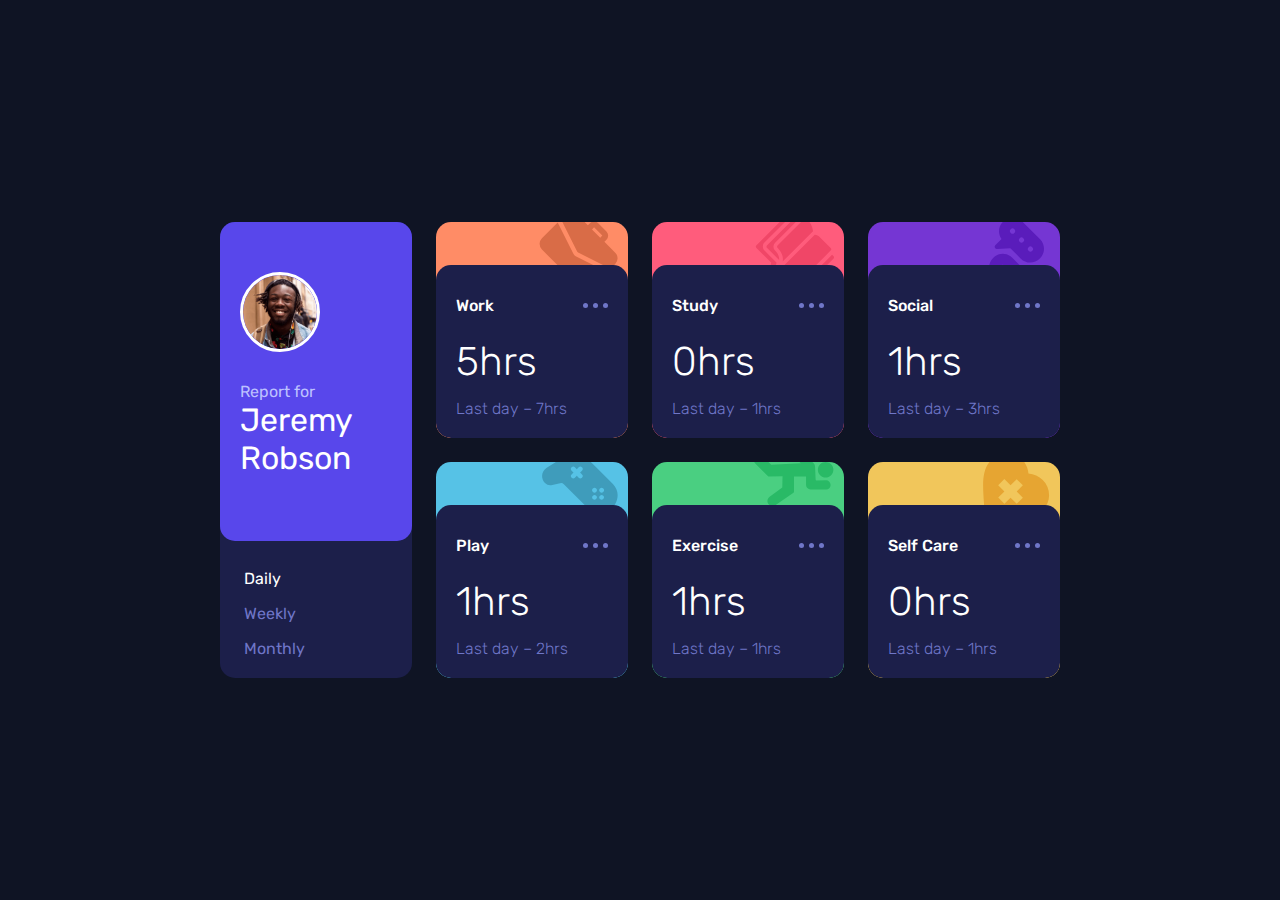
<file: index.html>
<!DOCTYPE html>
<html lang="en" prefix="og: https://ogp.me/ns#">
<head>
    <meta charset="UTF-8">
    <meta name="viewport" content="width=device-width, initial-scale=1.0">
    <title>Time Tracking</title>
    <link rel="stylesheet" href="style.css">
 
    <meta property="og:title" content="Time Tracking" />
    <meta property="og:type" content="website" />
    <meta property="og:image" content="https://raw.githubusercontent.com/wallysonruan/time-tracking-frontendmentorio.github.io/main/images/screen-shot.jpg" />
    <meta property="og:image:width" content="1201" />
    <meta property="og:image:height" content="651" />
    <meta property="og:description" content="An app that tracks the amount of time you spend with all of your chores.">
    <meta property="og:url" content="https://wallysonruan.github.io/time-tracking-frontendmentorio.github.io/" />
 
</head>
<body>
    <div class="grid">
        <!--CARD PERSONAL INFO-->        
        <header class="card card__options-container grid-item-1">
            <nav>
                <ul class="card__options center">
                    <li class="card__option">
                        <input type="radio" aria-label="Click here to see the daily statistics" id="daily" checked>
                        <label for="daily">
                            Daily
                        </label>
                    </li>
                    <li class="card__option">
                        <input type="radio" aria-label="Click here to see the weekly statistics" id="weekly">
                        <label for="weekly">
                            Weekly
                        </label>
                    </li>
                    <li class="card__option">
                        <input type="radio" id="monthly">
                        <label for="monthly">
                            Monthly
                        </label>
                    </li>
                </ul>
            </nav>
                <!---->
                <div class="card card-secondary center card__personal-info">
                    <div class="card-secondary__photo-container center">
                        <img class="photo" src="images/image-jeremy.png" alt="">
                    </div>
                    <div class="card-secondary__name-container center">
                        <h1 class="name__title">Report for</h1>
                        <h2 class="name">Jeremy Robson</h2>
                    </div>
                </div>
        </header>
            
        <!--WORK-->
        <section class="card card-statistic card-statistic-work grid-item-2">
                <img class="card-statistic__icon" src="images/icon-work.svg" alt="">
                
                <div class="card card-secondary card-secondary__statistic">
                    <div class="card-statistic__first-line">
                        <h2 class="card-statistic__title center">
                            Work
                        </h2>
                        <button aria-label="menu button" class="card-statistic__toggler center">
                            <span class="card-statistic__toggler_dot"></span>
                            <span class="card-statistic__toggler_dot"></span>
                            <span class="card-statistic__toggler_dot"></span>
                        </button>
                </div>
                <div class="card-statistic__second-line">
                    <p class="card-statistic__actual-time">
                        <span id="work-actual-time"></span>
                    </p>
                    <p class="card-statistic__past-time center">
                        <span id="work-past-time"></span>
                    </p>
                </div>
            </div>
            <!---->
        </section>
        <!---->

        <!--PLAY-->
        <section class="card card-statistic card-statistic-play grid-item-3">
            <img class="card-statistic__icon" src="images/icon-play.svg" alt="">
            
            <div class="card card-secondary card-secondary__statistic">
                <div class="card-statistic__first-line">
                        <h2 class="card-statistic__title center">
                            Play
                        </h2>
                        <button aria-label="menu button" class="card-statistic__toggler center">
                            <span class="card-statistic__toggler_dot"></span>
                            <span class="card-statistic__toggler_dot"></span>
                            <span class="card-statistic__toggler_dot"></span>
                        </button>
                </div>
                <div class="card-statistic__second-line">
                    <p class="card-statistic__actual-time">
                        <span id="play-actual-time"></span>
                    </p>
                    <p class="card-statistic__past-time center">
                        <span id="play-past-time"></span>
                    </p>
                </div>
            </div>
            <!---->
        </section>
        <!---->

        <!--STUDY-->
        <section class="card card-statistic card-statistic-study grid-item-4">
            <img class="card-statistic__icon" src="images/icon-study.svg" alt="">
            
            <div class="card card-secondary card-secondary__statistic">
                <div class="card-statistic__first-line">
                        <h2 class="card-statistic__title center">
                            Study
                        </h2>
                        <button aria-label="menu button" class="card-statistic__toggler center">
                            <span class="card-statistic__toggler_dot"></span>
                            <span class="card-statistic__toggler_dot"></span>
                            <span class="card-statistic__toggler_dot"></span>
                        </button>
                </div>
                <div class="card-statistic__second-line">
                    <p class="card-statistic__actual-time">
                        <span id="study-actual-time"></span>
                    </p>
                    <p class="card-statistic__past-time center">
                        <span id="study-past-time"></span>
                    </p>
                </div>
            </div>
            <!---->
        </section>
        <!---->

        <!--EXERCISE-->
        <section class="card card-statistic card-statistic-exercise grid-item-5">
            <img class="card-statistic__icon" src="images/icon-exercise.svg" alt="">
            
            <div class="card card-secondary card-secondary__statistic">
                <div class="card-statistic__first-line">
                        <h2 class="card-statistic__title center">
                            Exercise
                        </h2>
                        <button aria-label="menu button" class="card-statistic__toggler center">
                            <span class="card-statistic__toggler_dot"></span>
                            <span class="card-statistic__toggler_dot"></span>
                            <span class="card-statistic__toggler_dot"></span>
                        </button>
                </div>
                <div class="card-statistic__second-line">
                    <p class="card-statistic__actual-time">
                        <span id="exercise-actual-time"></span>
                    </p>
                    <p class="card-statistic__past-time center">
                        <span id="exercise-past-time"></span>
                    </p>
                </div>
            </div>
            <!---->
        </section>
        <!---->

        <!--SOCIAL-->
        <section class="card card-statistic card-statistic-social grid-item-6">
            <img class="card-statistic__icon" src="images/icon-social.svg" alt="">
            
            <div class="card card-secondary card-secondary__statistic">
                <div class="card-statistic__first-line">
                        <h2 class="card-statistic__title center">
                            Social
                        </h2>
                        <button aria-label="menu button" class="card-statistic__toggler center">
                            <span class="card-statistic__toggler_dot"></span>
                            <span class="card-statistic__toggler_dot"></span>
                            <span class="card-statistic__toggler_dot"></span>
                        </button>
                </div>
                <div class="card-statistic__second-line">
                    <p class="card-statistic__actual-time">
                        <span id="social-actual-time"></span>
                    </p>
                    <p class="card-statistic__past-time center">
                        <span id="social-past-time"></span>
                    </p>
                </div>
            </div>
            <!---->
        </section>
        <!---->

        <!--SELF CARE-->
        <section class="card card-statistic card-statistic-self-care grid-item-7">
            <img class="card-statistic__icon" src="images/icon-self-care.svg" alt="">
            
            <div class="card card-secondary card-secondary__statistic">
                <div class="card-statistic__first-line">
                        <h2 class="card-statistic__title center">
                            Self Care
                        </h2>
                        <button aria-label="menu button" class="card-statistic__toggler center">
                            <span class="card-statistic__toggler_dot"></span>
                            <span class="card-statistic__toggler_dot"></span>
                            <span class="card-statistic__toggler_dot"></span>
                        </button>
                </div>
                <div class="card-statistic__second-line">
                    <p class="card-statistic__actual-time">
                        <span id="self-care-actual-time"></span>
                    </p>
                    <p class="card-statistic__past-time center">
                        <span id="self-care-past-time"></span>
                    </p>
                </div>
            </div>
            <!---->
        </section>
        <!----> 
    </div>

<script src="main.js"></script>
</body>
</html>
</file>
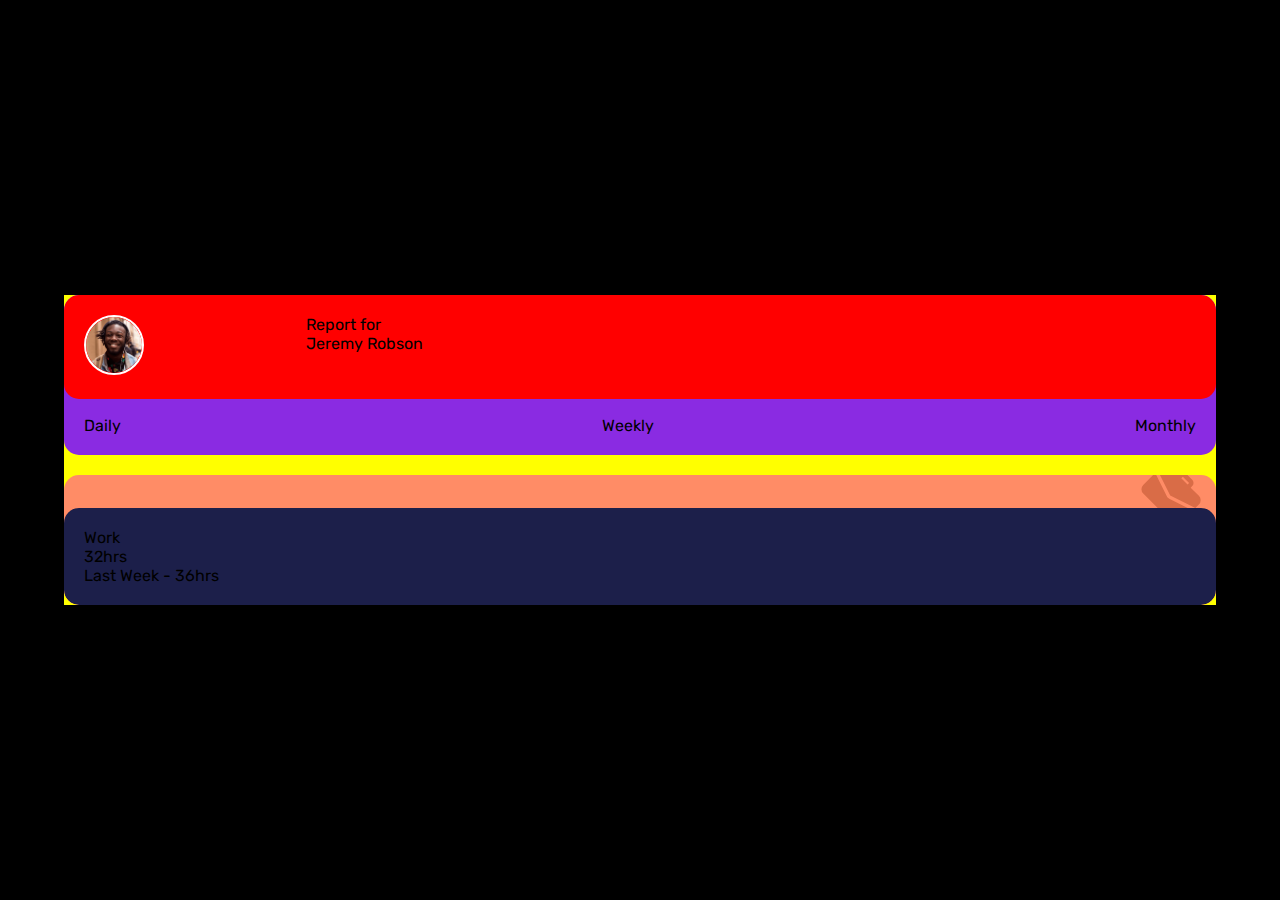
<file: index-v1.html>
<!DOCTYPE html>
<html lang="en">
<head>
  <meta charset="UTF-8">
  <meta name="viewport" content="width=device-width, initial-scale=1.0">
  <title>Frontend Mentor | Time tracking dashboard</title>

  <style>
    @import url('https://fonts.googleapis.com/css2?family=Rubik:wght@300;400;500&display=swap');

    *{
      box-sizing: border-box;
      padding: 0;
      margin: 0;
      overflow: hidden;
      font-family: 'Rubik', sans-serif;
    }
    ul li{
      list-style: none;
      display: inline-block;
    }
    body{
      display: flex;
      justify-content: center;
      align-items: center;
      min-width: 100vw;
      min-height: 100vh;
      /**/
      background-color: black;
    }

    main{
      display: flex;
      flex-direction: column;
      justify-content: space-between;
      width: 90%;
      background-color: yellow;
    }

    .card{
      position: relative;
      display: flex;
      flex-direction: column;
      justify-content: end;
      /**/
      height: 160px;
      /**/
      padding: 20px 20px;
      border-radius: 15px;
      background-color: blueviolet;
    }
      .period-options ul{
        display: flex;
        justify-content: space-between;
      }
        .period-options__option{
          align-self: baseline;
        }

      .card-personal-Info{
        position: absolute;
        left: 0;
        top:0;
        /**/
        width: 100%;
        height: max-content;
        /**/
        background-color: red;
      }
        .card-personal-Info img{
          border: 2px white solid;
          border-radius: 50%;
        }

    .personal-info{
      display: flex;
      flex-direction: row;
      width: 100%;
    }
      .personal-info__photo{
        width: 20%;
      }
      .personal-info__text{
        width: 80%;
      }

    .cards-metrics{
      display: flex;
      flex-direction: column;
      justify-content: space-between;
      margin: 20px 0 0 0;
      height: max-content;
    }
      .cards-metrics .card{
        height: 130px;
        background-color: hsl(15, 100%, 70%);
      }
      .cards-metrics .card img{
        position: absolute;
        top: -10px;
        right: 15px;
        height: 60px;
      }
      .cards-metrics .card .card{
        position: absolute;
        left: 0;
        bottom: 0;
        width: 100%;
        height: max-content;
        background-color: hsl(235, 46%, 20%);
      }
  </style>
</head>


<body>
  <main>
    <div class="card"> <!--Profile card-->

      <div class="card card-personal-Info">
        <div class="personal-info"> <!--Profile personal informations-->
          <div class="personal-info__photo"> <!--Photo-->
            <img src="/images/image-jeremy.png" alt="" width="60px" height="60px">
          </div>
          <div class="personal-info__text">  <!--text-->
            <div>
              Report for
            </div>
            <div>
              Jeremy Robson
            </div>
          </div>
        </div>
      </div>
  
      <div class="period-options">  <!--Period options-->
        <ul>
          <li>Daily</li>
          <li>Weekly</li>
          <li>Monthly</li>
        </ul>
      </div> 
  
    </div>

  <div class="cards-metrics">
    <div class="card">
    <img src="/images/icon-work.svg" alt="">

      <div class="card">
        <div>
          <p>Work</p>
          <div class="menu">
            <span></span>
            <span></span>
            <span></span>
          </div>
        </div>
        <div class="metrics">
          <p>32hrs</p>
          <p>Last Week - 36hrs</p>
        </div>
      </div>
      </div>
  </div>

  </main>

  <!--

    Work
    5hrs daily
    Previous - 7hrs daily
    
     weekly
    Previous - 36hrs weekly
    
    103hrs monthly
    Previous - 128hrs monthly
    
    Play
    1hr daily
    Previous - 2hrs daily
    
    10hrs weekly
    Previous - 8hrs weekly
    
    23hrs monthly
    Previous - 29hrs monthly
    
    Study
    0hrs daily
    Previous - 1hr daily
    
    4hrs weekly
    Previous - 7hrs weekly
    
    13hrs monthly
    Previous - 19hrs monthly
    
    Exercise
    1hr daily
    Previous - 1hr daily
    
    4hrs weekly
    Previous - 5hrs weekly
    
    11hrs monthly
    Previous - 18hrs monthly
    
    Social
    1hr daily
    Previous - 3hrs daily
    
    5hrs weekly
    Previous - 10hrs weekly
    
    21hrs monthly
    Previous - 23hrs monthly
    
    Self Care
    0hrs daily
    Previous - 1hr daily
    
    2hrs weekly
    Previous - 2hrs weekly
    
    7hrs monthly
    Previous - 11hrs monthly
  
  -->
    
  </body>
  </html>
</file>
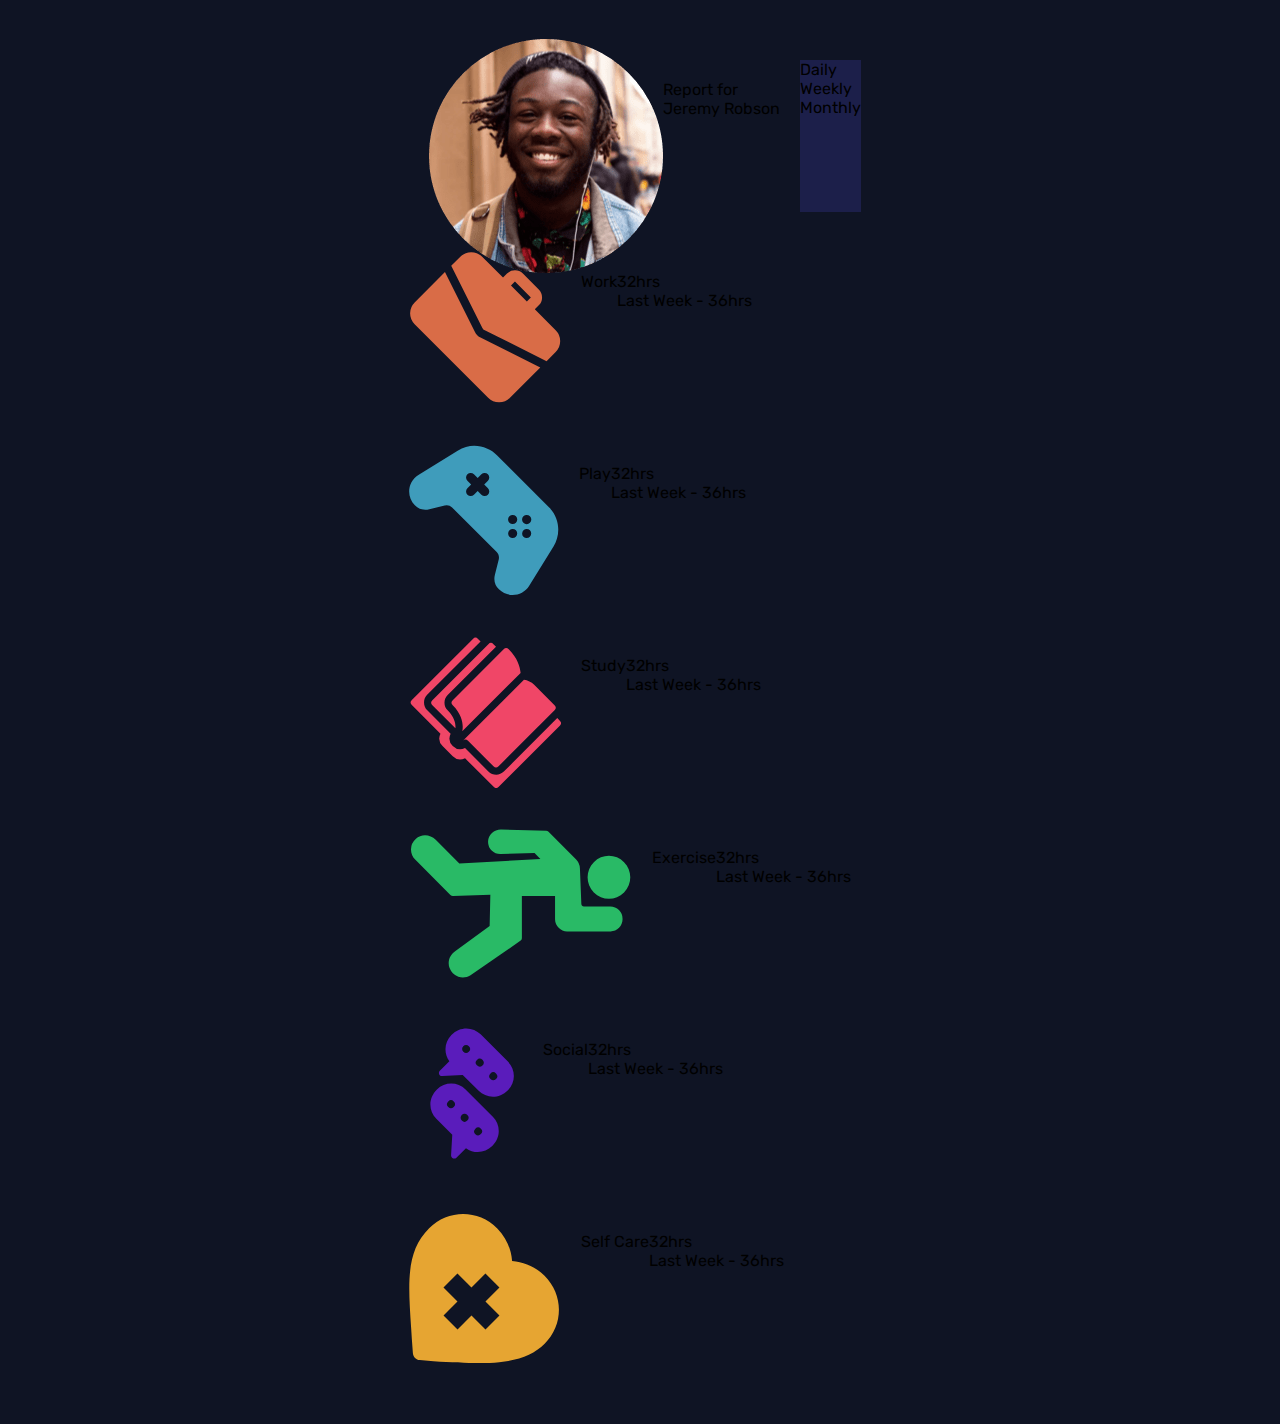
<file: index-v2.html>
<!DOCTYPE html>
<html lang="en">
<head>
  <meta charset="UTF-8">
  <meta name="viewport" content="width=device-width, initial-scale=1.0">
  <title>Frontend Mentor | Time tracking dashboard</title>

  <link rel="stylesheet" href="style.css">
</head>
<body class="center">
  <main>
    <section>
    <div class="card">
      <div class="card card__content-container">
        <div class="card__photo-container center">
          <img class="card__photo" src="/images/image-jeremy.png" alt="">
        </div>
        <div class="card__title-container">
          <p>Report for</p>
          <p id="name">Jeremy Robson</p>
        </div>
      </div>
      <div class="card__options-container">
        <ul>
          <li class="card__options-item">
            <button>
              Daily
            </button>
          </li>
          <li class="card__options-item">
            <button>
              Weekly
            </button>
          </li>
          <li class="card__options-item">
            <button>
              Monthly
            </button>
          </li>
        </ul>
      </div>
    </div>
    </section>
<!---->
    <section>
      <div class="cards-statistics">
        <div class="card card-work">
          <img src="/images/icon-work.svg" alt="Icon of a work case.">
          <div class="card card__content-container">
            
            <div class="statistics">
              <div class="statistic__title">
                Work
              </div>
              <div class="statistic__toggler">
                <button>
                  <span></span>
                  <span></span>
                  <span></span>
                </button>
              </div>
            </div>

            <div class="statistics">
              <div class="statistic__actual-time">
                32hrs
              </div>
              <div class="statistic__past-time">
                Last Week - 36hrs
              </div>
            </div>
          </div>
        </div>  
        <!---->
        <div class="card card-play">
          <img src="/images/icon-play.svg" alt="Icon of a game controller.">
          <div class="card card__content-container">
            
            <div class="statistics">
              <div class="statistic__title">
                Play
              </div>
              <div class="statistic__toggler">
                <button>
                  <span></span>
                  <span></span>
                  <span></span>
                </button>
              </div>
            </div>

            <div class="statistics">
              <div class="statistic__actual-time">
                32hrs
              </div>
              <div class="statistic__past-time">
                Last Week - 36hrs
              </div>
            </div>
          </div>
        </div>
        <!---->
        <div class="card card-study">
          <img src="/images/icon-study.svg" alt="Icon of a book.">
          <div class="card card__content-container">
            
            <div class="statistics">
              <div class="statistic__title">
                Study
              </div>
              <div class="statistic__toggler">
                <button>
                  <span></span>
                  <span></span>
                  <span></span>
                </button>
              </div>
            </div>

            <div class="statistics">
              <div class="statistic__actual-time">
                32hrs
              </div>
              <div class="statistic__past-time">
                Last Week - 36hrs
              </div>
            </div>
          </div>
        </div>
        <!---->
        <div class="card card-exercise">
          <img src="/images/icon-exercise.svg" alt="Icon of a stick-man running.">
          <div class="card card__content-container">
            
            <div class="statistics">
              <div class="statistic__title">
                Exercise
              </div>
              <div class="statistic__toggler">
                <button>
                  <span></span>
                  <span></span>
                  <span></span>
                </button>
              </div>
            </div>

            <div class="statistics">
              <div class="statistic__actual-time">
                32hrs
              </div>
              <div class="statistic__past-time">
                Last Week - 36hrs
              </div>
            </div>
          </div>
        </div>
        <!---->
        <div class="card card-social">
          <img src="/images/icon-social.svg" alt="Icon of two conversation baloons.">
          <div class="card card__content-container">
            
            <div class="statistics">
              <div class="statistic__title">
                Social
              </div>
              <div class="statistic__toggler">
                <button>
                  <span></span>
                  <span></span>
                  <span></span>
                </button>
              </div>
            </div>

            <div class="statistics">
              <div class="statistic__actual-time">
                32hrs
              </div>
              <div class="statistic__past-time">
                Last Week - 36hrs
              </div>
            </div>
          </div>
        </div>
        <!---->
        <div class="card card-self-care">
          <img src="/images/icon-self-care.svg" alt="Icon of a heart with a cross inside it.">
          <div class="card card__content-container">
            
            <div class="statistics">
              <div class="statistic__title">
                Self Care
              </div>
              <div class="statistic__toggler">
                <button>
                  <span></span>
                  <span></span>
                  <span></span>
                </button>
              </div>
            </div>

            <div class="statistics">
              <div class="statistic__actual-time">
                32hrs
              </div>
              <div class="statistic__past-time">
                Last Week - 36hrs
              </div>
            </div>
          </div>
        </div>
       <!---->
      </div>
    </section>
  </main>  
  </body>
  </html>
</file>
<file: style.css>
@import url('https://fonts.googleapis.com/css2?family=Rubik:wght@300;400;500&display=swap');


/*RESETS*/
*{
    box-sizing: border-box;
    padding: 0;
    margin: 0;
}
li{
    list-style-type: none;
}
input, button, h1, h2{
    all: unset;
}

:root{
/*Colors*/
---blue: hsl(246, 80%, 60%);
---light-red-work: hsl(15, 100%, 70%);
---soft-blue-play: hsl(195, 74%, 62%);
---light-red-study: hsl(348, 100%, 68%);
---lime-green-exercise: hsl(145, 58%, 55%);
---violet-social: hsl(264, 64%, 52%);
---soft-orange-self-care: hsl(43, 84%, 65%);
---very-dark-blue: hsl(226, 43%, 10%);
---dark-blue: hsl(235, 46%, 20%);
---desaturated-blue: hsl(235, 45%, 61%);
---pale-blue: hsl(236, 100%, 87%);
}

/*HELPER CLASSES*/
.center{
    display: flex;
    justify-content: center;
    align-items: center;
}

/*STYLE*/
*{
    font-family: "Rubik", sans-serif;
}

body{
    display: flex;
    justify-content: center;
    align-items: center;
    min-height: 100vh;
    padding: 40px 10px;
    background-color: var(---very-dark-blue);
}
.grid{
    display: grid;
    grid-template-columns: 80vw;
    grid-template-rows: repeat(7, .5fr);
    gap: 1.5rem;
}

.card{
    position: relative;
    display: flex;
    height: 12rem;
    padding: 20px;
    border-radius: 15px;
}
    .card__options-container{
        background-color: var(---dark-blue);
        flex-direction: column;
        justify-content: flex-end;
    }
        .card__options{
            justify-content: space-around;
        }
        .card__option{
            display: inline-block;
            color: var(---desaturated-blue);
        }
            .card__option label:hover{
                color: white;
                cursor: pointer;
            }
                #daily:checked ~ label{
                    color: white;
                }
                #weekly:checked ~ label{
                    color: white;
                }
                #monthly:checked ~ label{
                    color: white;
                }
    .card__personal-info{
        justify-content: space-between !important;
        top: 0;
        left: 0;
        height: 70%;
        background-color: var(---blue);
    }
        .photo{
            height: 5rem;
            border: 3px white solid;
            border-radius: 50%;
        }
        .name{
            width: 100%;
            font-size: 1.5rem;
            color: white;
        }
            .name__title{
                width: 100%;
                color: var(---pale-blue);
            }
.card-secondary{
    position: absolute;
    width: 100%;
}
    .card-secondary__photo-container{
        height: 100%;
        width: 30%;
    }
    .card-secondary__name-container{
        flex-direction: column;
        height: 100%;
        width: 65%;
    }
    /**/
    .card-secondary__statistic{
        flex-direction: column;
        justify-content: space-between;
        height: 75%;
        width: 100%;
        bottom: 0;
        left: 0;
        background-color: var(---dark-blue);
    }

.card-statistic{
    height: 8.5rem;
    width: 100%;
    overflow: hidden;
}
    .card-statistic__icon{
        position: absolute;
        top: -10px;
        right: 10px;
    }
    .card-statistic__first-line{
        display: flex;
        justify-content: space-between;
        width: 100%;
        height: 30%;
    }
        .card-statistic__title{
            color: white;
            font-weight: 500;
            width: max-content;
            flex-direction: column;
        }
        .card-statistic__toggler{
            cursor: pointer;
            gap: 5px;
        }
            .card-statistic__toggler_dot{
                justify-self: right;
                padding-bottom: 5px;
            }
                .card-statistic__toggler_dot::after{
                    content: '';
                    display: inline-block;
                    width: 5px;
                    height: 5px;
                    border-radius: 50%;
                    background-color: var(---desaturated-blue);
                }
                    .card-statistic__toggler:hover .card-statistic__toggler_dot::after{
                        background-color: white;
                    }

    .card-statistic__second-line{
        display: flex;
        justify-content: space-between;
        align-content: center;
        width: 100%;
        height: 60%;
    }
        .card-statistic__actual-time{
            color: white;
            font-weight: 300;
            font-size: 2rem;
        }
        .card-statistic__past-time{
            color: var(---desaturated-blue);
            font-weight: 300;
            font-size: 1rem;
        }

.card-statistic-work{
    background-color: var(---light-red-work);
}
.card-statistic-play{
    background-color: var(---soft-blue-play);
}
.card-statistic-study{
    background-color: var(---light-red-study);
}
.card-statistic-exercise{
    background-color: var(---lime-green-exercise);
}
.card-statistic-social{
    background-color: var(---violet-social);
}
.card-statistic-self-care{
    background-color: var(---soft-orange-self-care);
}

@media screen and (min-width: 667px){
    .grid{
        grid-template-columns: repeat(4, minmax(7rem, 12rem) );
        grid-template-rows: repeat(2, 13.5rem);
    }

    .grid-item-1{
        grid-column: 1;
        grid-row: span 2;
    }
    .grid-item-2{
        grid-column: 2;
        grid-row: 1;
    }
    .grid-item-3{
        grid-column: 2;
        grid-row: 2;
    }
    .grid-item-4{
        grid-column: 3;
        grid-row: 1;
    }
    .grid-item-5{
        grid-column: 3;
        grid-row: 2;
    }
    .grid-item-6{
        grid-column: 4;
        grid-row: 1;
    }
    .grid-item-7{
        grid-column: 4;
        grid-row: 2;
    }

    .card__options-container{
        height: 100%;
    }
        .card__options{
            flex-direction: column;
            gap: 1rem;
        }
        .card__option{
            display: block;
            align-self: flex-start;
        }
    
        .card__personal-info{
            flex-direction: column;
            height: 70%;
        }
            .card-secondary__photo-container{
                width: 100%;
                justify-content: left;
            }
            .card-secondary__name-container{
                width: 100%;
                justify-content: flex-start;
            }
                .name{
                    font-size: 2rem;
                }
        
        .card-statistic{
            height: 100%;
        }
            .card-secondary__statistic{
                height: 80%;
            }
            .card-statistic__second-line{
                flex-direction: column;
                align-items: flex-start;
            }
                .card-statistic__actual-time{
                    font-size: 2.5rem;
                }
}
</file>
